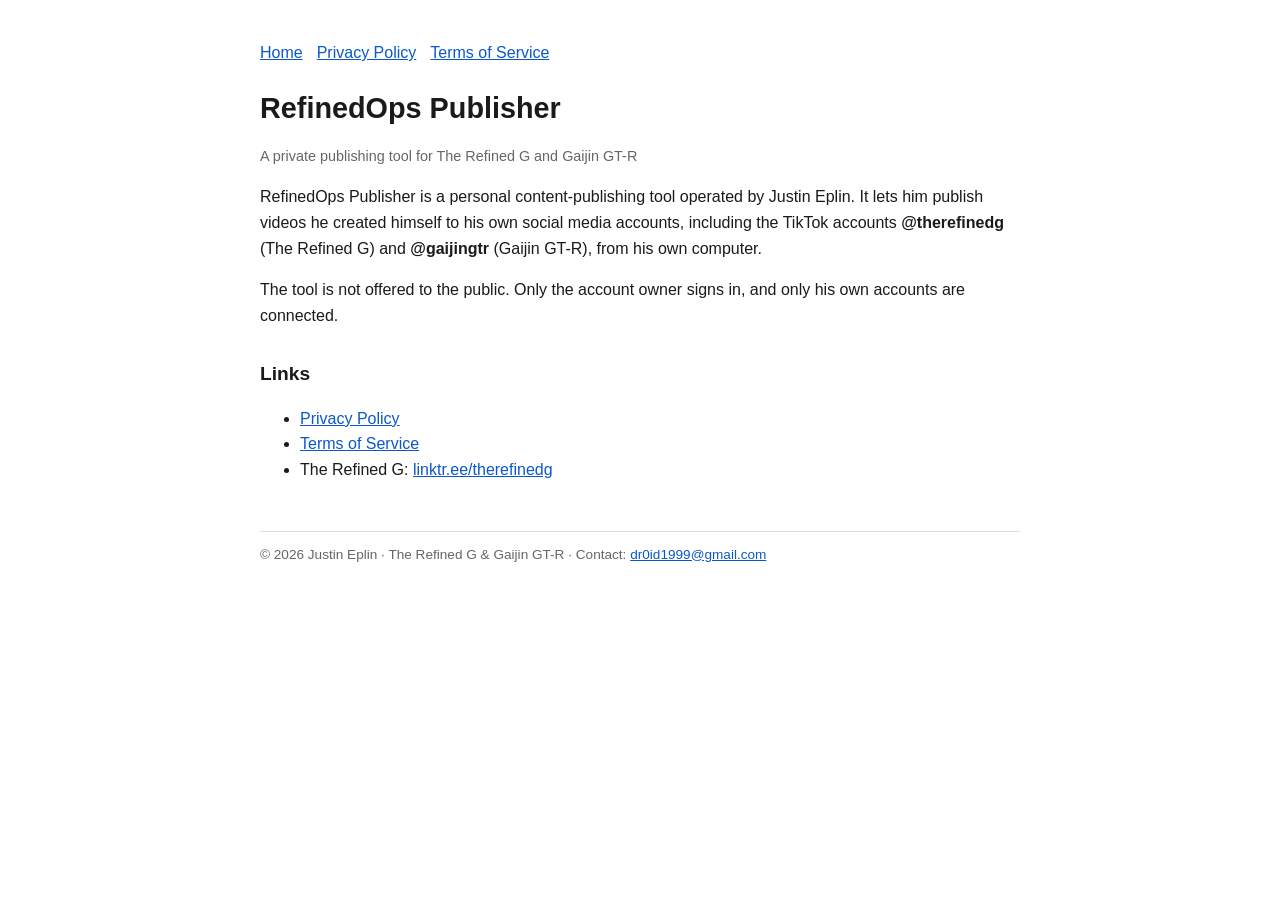
<file: index.html>
<!doctype html><html lang="en"><head><meta charset="utf-8"><meta name="viewport" content="width=device-width,initial-scale=1">
<title>RefinedOps Publisher &ndash; The Refined G &amp; Gaijin GT-R</title><link rel="stylesheet" href="style.css"></head><body>
<nav><a href="./">Home</a><a href="privacy.html">Privacy Policy</a><a href="terms.html">Terms of Service</a></nav>
<h1>RefinedOps Publisher</h1>
<p class="muted">A private publishing tool for The Refined G and Gaijin GT-R</p>
<p>RefinedOps Publisher is a personal content-publishing tool operated by Justin Eplin. It lets him publish videos he created himself to his own social media accounts, including the TikTok accounts <strong>@therefinedg</strong> (The Refined G) and <strong>@gaijingtr</strong> (Gaijin GT-R), from his own computer.</p>
<p>The tool is not offered to the public. Only the account owner signs in, and only his own accounts are connected.</p>
<h2>Links</h2>
<ul>
<li><a href="privacy.html">Privacy Policy</a></li>
<li><a href="terms.html">Terms of Service</a></li>
<li>The Refined G: <a href="https://linktr.ee/therefinedg">linktr.ee/therefinedg</a></li>
</ul>
<footer>&copy; 2026 Justin Eplin &middot; The Refined G &amp; Gaijin GT-R &middot; Contact: <a href="mailto:dr0id1999@gmail.com">dr0id1999@gmail.com</a></footer>
</body></html>
</file>
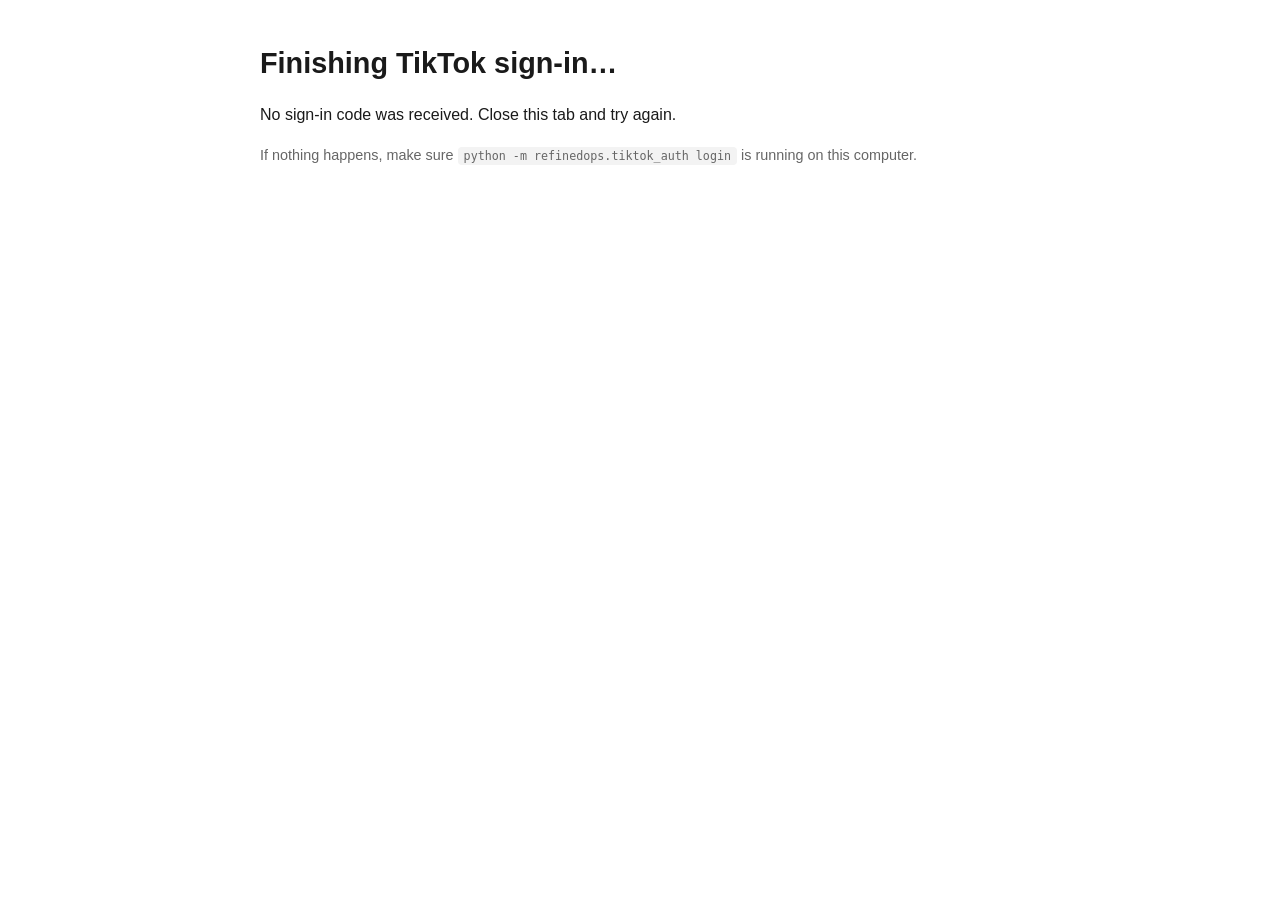
<file: callback/index.html>
<!doctype html><html lang="en"><head><meta charset="utf-8"><meta name="viewport" content="width=device-width,initial-scale=1">
<meta name="robots" content="noindex"><title>Connecting&hellip; &ndash; RefinedOps Publisher</title><link rel="stylesheet" href="../style.css"></head><body>
<h1>Finishing TikTok sign-in&hellip;</h1>
<p id="msg">Handing the sign-in back to RefinedOps on this computer.</p>
<script>
(function(){
  var q = window.location.search || "";
  var p = new URLSearchParams(q);
  if (!p.get("code") && !p.get("error")) { document.getElementById("msg").textContent = "No sign-in code was received. Close this tab and try again."; return; }
  // Nothing is stored or sent anywhere except the local RefinedOps listener on this same computer.
  window.location.replace("http://127.0.0.1:8767/tiktok/callback" + q);
})();
</script>
<p class="muted">If nothing happens, make sure <code>python -m refinedops.tiktok_auth login</code> is running on this computer.</p>
</body></html>
</file>
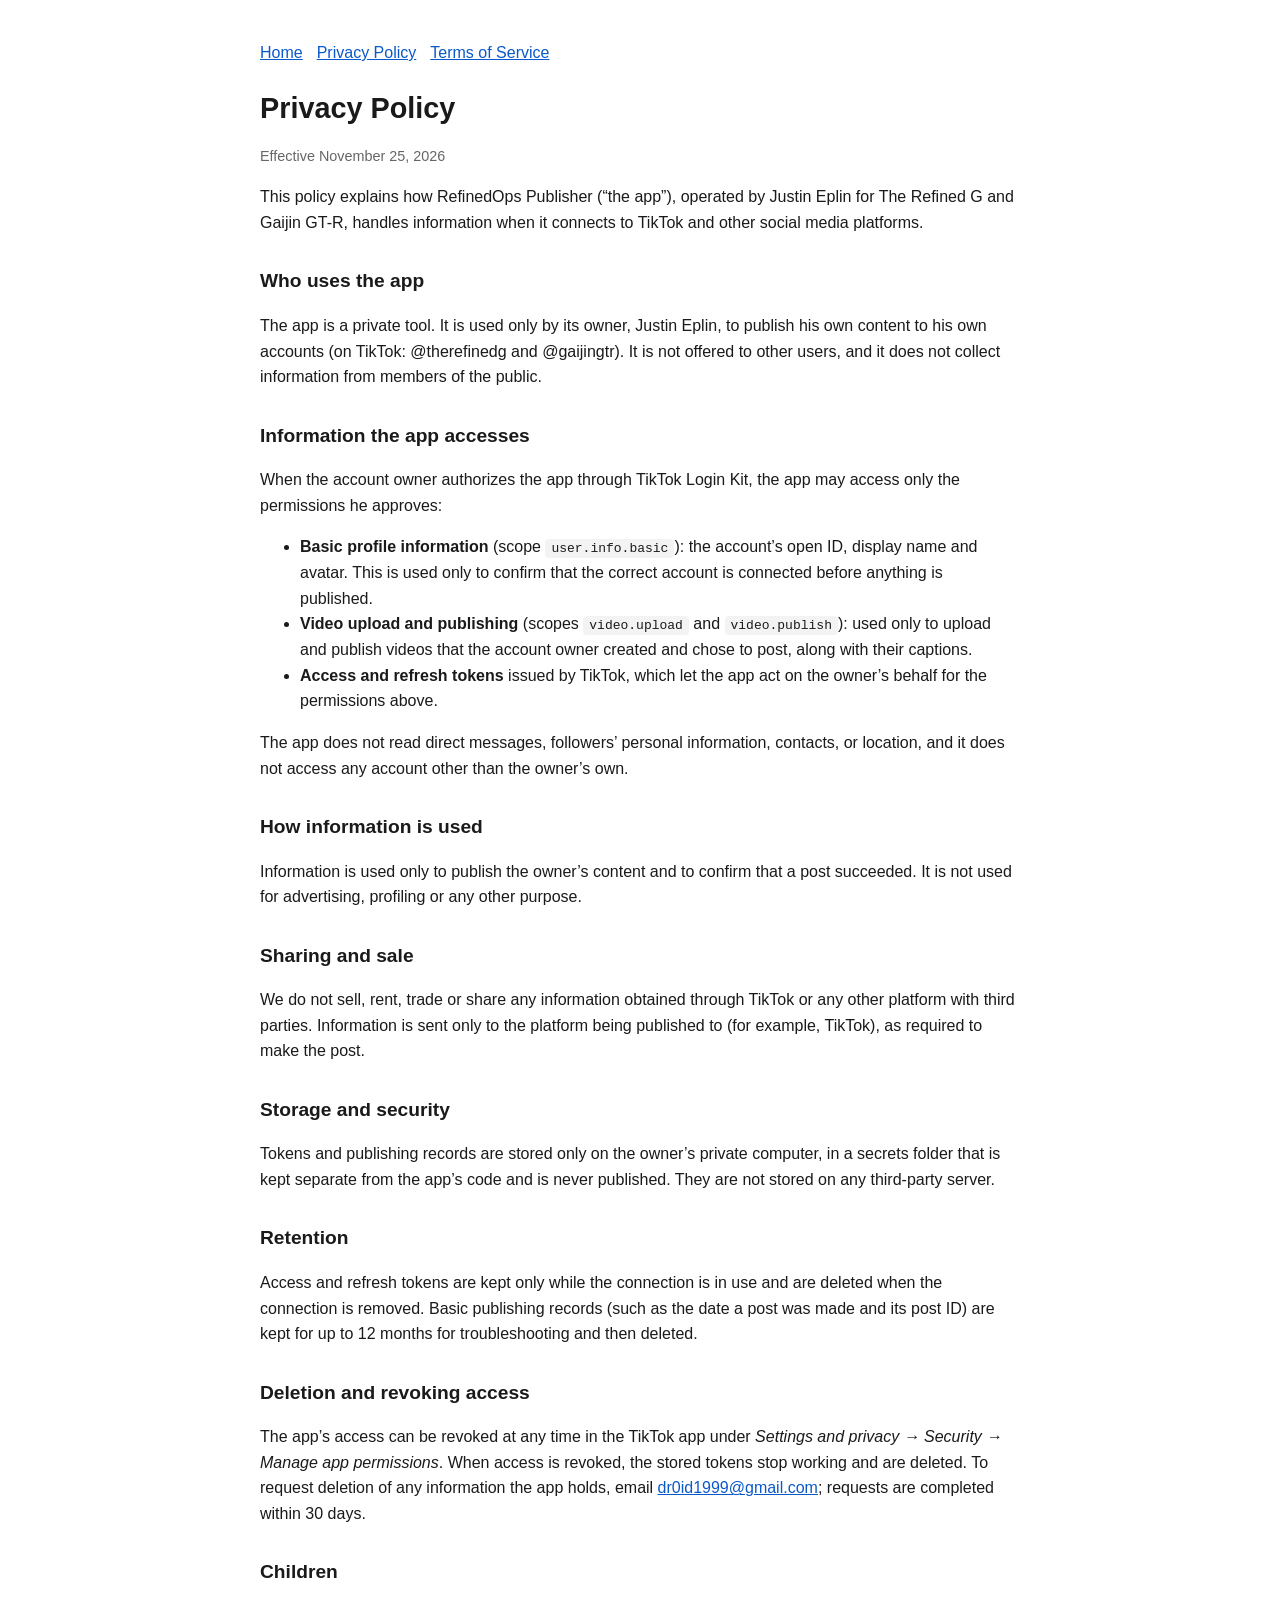
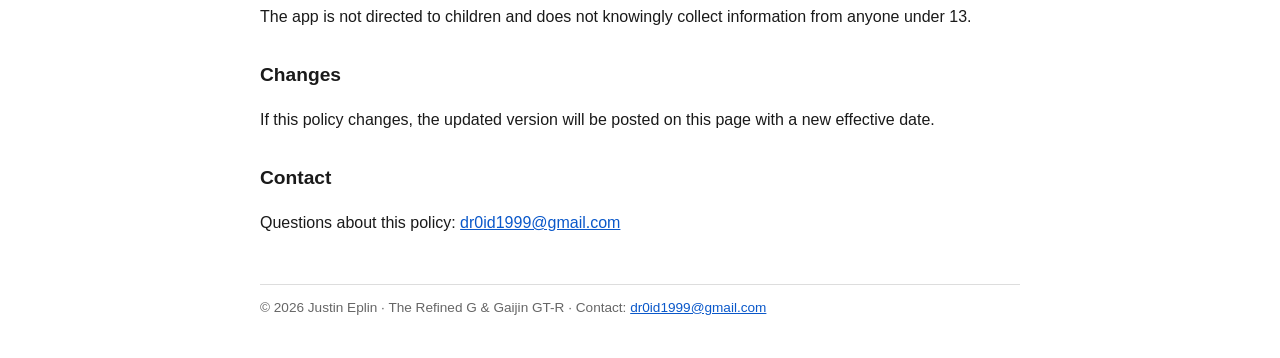
<file: privacy.html>
<!doctype html><html lang="en"><head><meta charset="utf-8"><meta name="viewport" content="width=device-width,initial-scale=1">
<title>Privacy Policy &ndash; RefinedOps Publisher</title><link rel="stylesheet" href="style.css"></head><body>
<nav><a href="./">Home</a><a href="privacy.html">Privacy Policy</a><a href="terms.html">Terms of Service</a></nav>
<h1>Privacy Policy</h1>
<p class="muted">Effective November 25, 2026</p>
<p>This policy explains how RefinedOps Publisher (&ldquo;the app&rdquo;), operated by Justin Eplin for The Refined G and Gaijin GT-R, handles information when it connects to TikTok and other social media platforms.</p>
<h2>Who uses the app</h2>
<p>The app is a private tool. It is used only by its owner, Justin Eplin, to publish his own content to his own accounts (on TikTok: @therefinedg and @gaijingtr). It is not offered to other users, and it does not collect information from members of the public.</p>
<h2>Information the app accesses</h2>
<p>When the account owner authorizes the app through TikTok Login Kit, the app may access only the permissions he approves:</p>
<ul>
<li><strong>Basic profile information</strong> (scope <code>user.info.basic</code>): the account&rsquo;s open ID, display name and avatar. This is used only to confirm that the correct account is connected before anything is published.</li>
<li><strong>Video upload and publishing</strong> (scopes <code>video.upload</code> and <code>video.publish</code>): used only to upload and publish videos that the account owner created and chose to post, along with their captions.</li>
<li><strong>Access and refresh tokens</strong> issued by TikTok, which let the app act on the owner&rsquo;s behalf for the permissions above.</li>
</ul>
<p>The app does not read direct messages, followers&rsquo; personal information, contacts, or location, and it does not access any account other than the owner&rsquo;s own.</p>
<h2>How information is used</h2>
<p>Information is used only to publish the owner&rsquo;s content and to confirm that a post succeeded. It is not used for advertising, profiling or any other purpose.</p>
<h2>Sharing and sale</h2>
<p>We do not sell, rent, trade or share any information obtained through TikTok or any other platform with third parties. Information is sent only to the platform being published to (for example, TikTok), as required to make the post.</p>
<h2>Storage and security</h2>
<p>Tokens and publishing records are stored only on the owner&rsquo;s private computer, in a secrets folder that is kept separate from the app&rsquo;s code and is never published. They are not stored on any third-party server.</p>
<h2>Retention</h2>
<p>Access and refresh tokens are kept only while the connection is in use and are deleted when the connection is removed. Basic publishing records (such as the date a post was made and its post ID) are kept for up to 12 months for troubleshooting and then deleted.</p>
<h2>Deletion and revoking access</h2>
<p>The app&rsquo;s access can be revoked at any time in the TikTok app under <em>Settings and privacy &rarr; Security &rarr; Manage app permissions</em>. When access is revoked, the stored tokens stop working and are deleted. To request deletion of any information the app holds, email <a href="mailto:dr0id1999@gmail.com">dr0id1999@gmail.com</a>; requests are completed within 30 days.</p>
<h2>Children</h2>
<p>The app is not directed to children and does not knowingly collect information from anyone under 13.</p>
<h2>Changes</h2>
<p>If this policy changes, the updated version will be posted on this page with a new effective date.</p>
<h2>Contact</h2>
<p>Questions about this policy: <a href="mailto:dr0id1999@gmail.com">dr0id1999@gmail.com</a></p>
<footer>&copy; 2026 Justin Eplin &middot; The Refined G &amp; Gaijin GT-R &middot; Contact: <a href="mailto:dr0id1999@gmail.com">dr0id1999@gmail.com</a></footer>
</body></html>
</file>
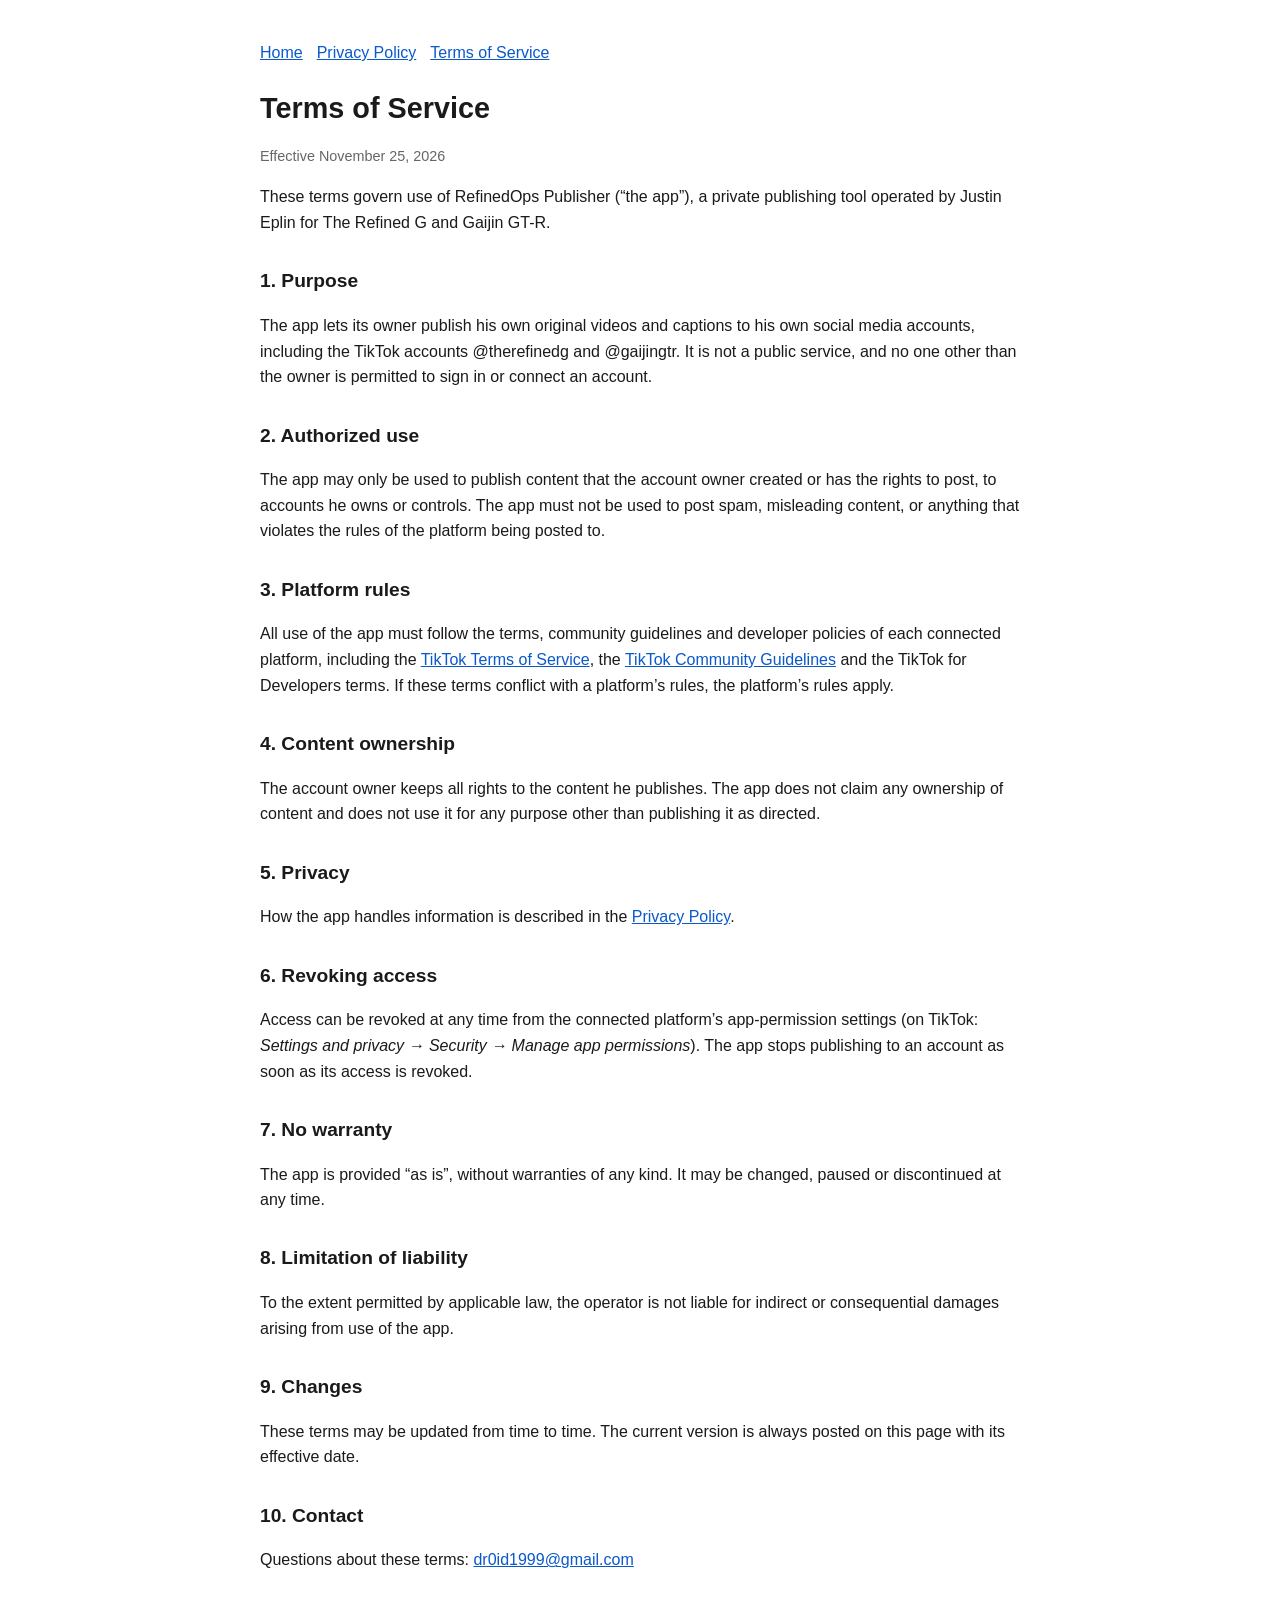
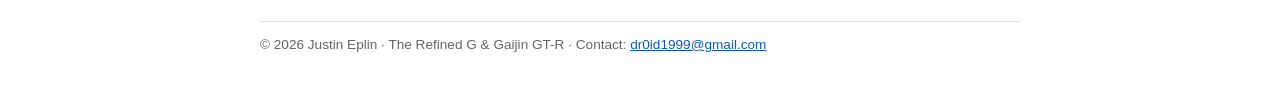
<file: terms.html>
<!doctype html><html lang="en"><head><meta charset="utf-8"><meta name="viewport" content="width=device-width,initial-scale=1">
<title>Terms of Service &ndash; RefinedOps Publisher</title><link rel="stylesheet" href="style.css"></head><body>
<nav><a href="./">Home</a><a href="privacy.html">Privacy Policy</a><a href="terms.html">Terms of Service</a></nav>
<h1>Terms of Service</h1>
<p class="muted">Effective November 25, 2026</p>
<p>These terms govern use of RefinedOps Publisher (&ldquo;the app&rdquo;), a private publishing tool operated by Justin Eplin for The Refined G and Gaijin GT-R.</p>
<h2>1. Purpose</h2>
<p>The app lets its owner publish his own original videos and captions to his own social media accounts, including the TikTok accounts @therefinedg and @gaijingtr. It is not a public service, and no one other than the owner is permitted to sign in or connect an account.</p>
<h2>2. Authorized use</h2>
<p>The app may only be used to publish content that the account owner created or has the rights to post, to accounts he owns or controls. The app must not be used to post spam, misleading content, or anything that violates the rules of the platform being posted to.</p>
<h2>3. Platform rules</h2>
<p>All use of the app must follow the terms, community guidelines and developer policies of each connected platform, including the <a href="https://www.tiktok.com/legal/terms-of-service">TikTok Terms of Service</a>, the <a href="https://www.tiktok.com/community-guidelines">TikTok Community Guidelines</a> and the TikTok for Developers terms. If these terms conflict with a platform&rsquo;s rules, the platform&rsquo;s rules apply.</p>
<h2>4. Content ownership</h2>
<p>The account owner keeps all rights to the content he publishes. The app does not claim any ownership of content and does not use it for any purpose other than publishing it as directed.</p>
<h2>5. Privacy</h2>
<p>How the app handles information is described in the <a href="privacy.html">Privacy Policy</a>.</p>
<h2>6. Revoking access</h2>
<p>Access can be revoked at any time from the connected platform&rsquo;s app-permission settings (on TikTok: <em>Settings and privacy &rarr; Security &rarr; Manage app permissions</em>). The app stops publishing to an account as soon as its access is revoked.</p>
<h2>7. No warranty</h2>
<p>The app is provided &ldquo;as is&rdquo;, without warranties of any kind. It may be changed, paused or discontinued at any time.</p>
<h2>8. Limitation of liability</h2>
<p>To the extent permitted by applicable law, the operator is not liable for indirect or consequential damages arising from use of the app.</p>
<h2>9. Changes</h2>
<p>These terms may be updated from time to time. The current version is always posted on this page with its effective date.</p>
<h2>10. Contact</h2>
<p>Questions about these terms: <a href="mailto:dr0id1999@gmail.com">dr0id1999@gmail.com</a></p>
<footer>&copy; 2026 Justin Eplin &middot; The Refined G &amp; Gaijin GT-R &middot; Contact: <a href="mailto:dr0id1999@gmail.com">dr0id1999@gmail.com</a></footer>
</body></html>
</file>
<file: style.css>
body{font-family:-apple-system,Segoe UI,Roboto,Helvetica,Arial,sans-serif;max-width:760px;margin:40px auto;padding:0 20px;line-height:1.6;color:#1a1a1a}
h1{font-size:1.8em;margin-bottom:.2em}h2{font-size:1.2em;margin-top:1.6em}
.muted{color:#666;font-size:.9em}a{color:#0a58ca}nav a{margin-right:14px}
footer{margin-top:48px;border-top:1px solid #ddd;padding-top:12px;color:#666;font-size:.85em}
code{background:#f3f3f3;padding:2px 6px;border-radius:4px;word-break:break-all}
</file>
